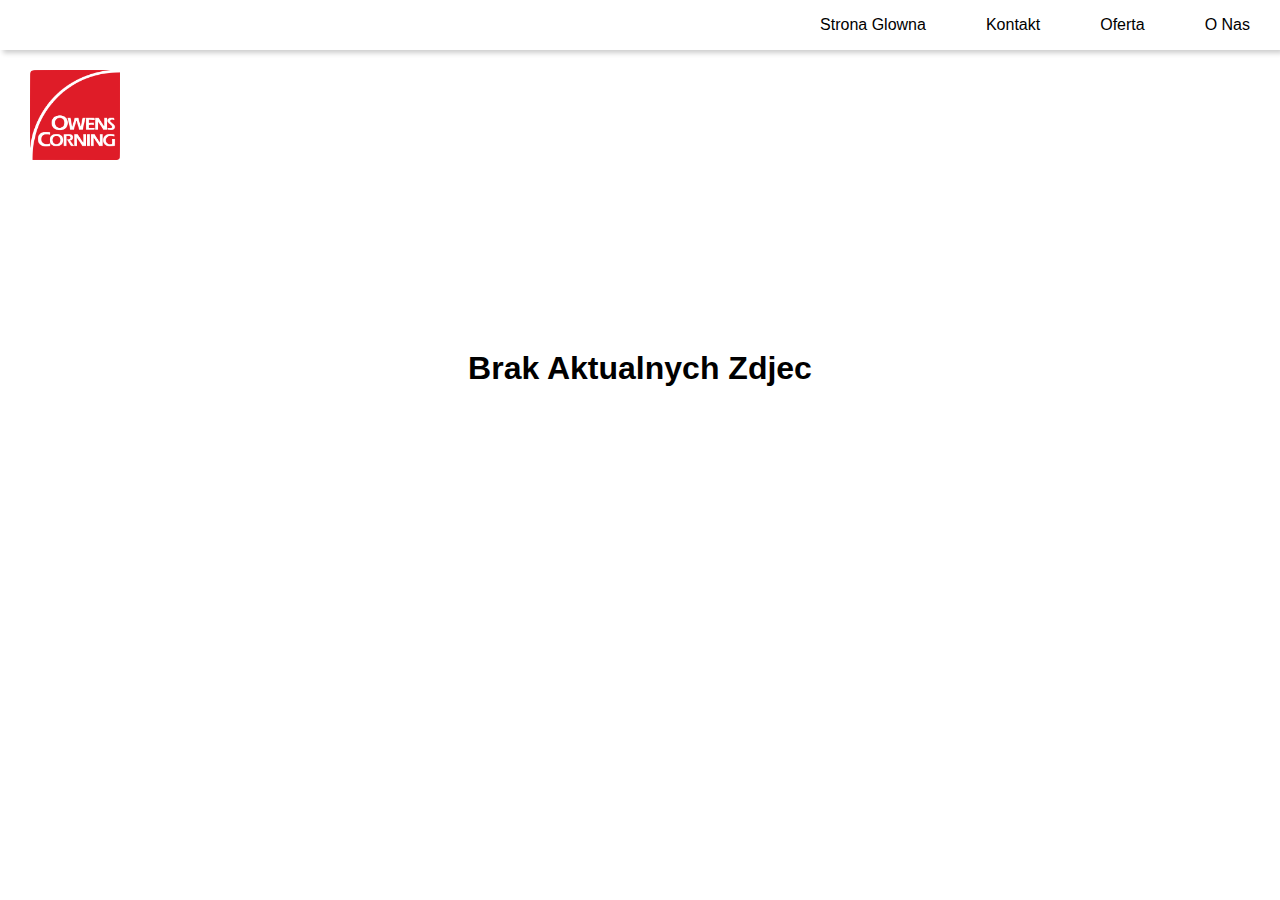
<file: galeria.html>
<!DOCTYPE html>
<html lang="en">
<head>
    <meta charset="UTF-8">
    <meta http-equiv="X-UA-Compatible" content="IE=edge">
    <meta name="viewport" content="width=device-width, initial-scale=1.0">
    <title>Owens Corning Polska</title>
    <link rel="stylesheet" href="galeria.css">
    <link rel="icon" href="logo.png">
</head>
<body>
    <nav>
        <ul class="sidebar">
            <li onclick=hideSidebar()><a href="#"><svg xmlns="http://www.w3.org/2000/svg" height="26" viewBox="0 -960 960 960" width="26"><path d="m256-200-56-56 224-224-224-224 56-56 224 224 224-224 56 56-224 224 224 224-56 56-224-224-224 224Z"/></svg></a></li>
            <li><a href="index.html">Strona glowna</a></li>
            <li><a href="kontakt.html">Kontakt</a></li>
            <li><a href="oferta.html">Oferta</a></li>
            <li><a href="onas.html">O Nas</a></li>
        </ul>
        <ul>
            <img src="logo.png" class="logo">
            <li class="hideOnMobile"><a href="index.html">Strona Glowna</a></li>
            <li class="hideOnMobile"><a href="kontakt.html">Kontakt</a></li>
            <li class="hideOnMobile"><a href="oferta.html">Oferta</a></li>
            <li class="hideOnMobile"><a href="onas.html">O Nas</a></li>
            <li class="menu-button" onclick=showSidebar()><a href="#"><svg xmlns="http://www.w3.org/2000/svg" height="26" viewBox="0 -960 960 960" width="26"><path d="M120-240v-80h720v80H120Zm0-200v-80h720v80H120Zm0-200v-80h720v80H120Z"/></svg></a></li>
        </ul>
    </nav>

      <div class="main">
        <h1>Brak Aktualnych Zdjec</h1>
      </div>

    <script>
        function showSidebar() {
            const sidebar = document.querySelector('.sidebar')
            sidebar.style.display = 'flex'
        }
        function hideSidebar() {
            const sidebar = document.querySelector('.sidebar')
            sidebar.style.display = 'none'
        }
    </script>
</body>
</html>
</file>
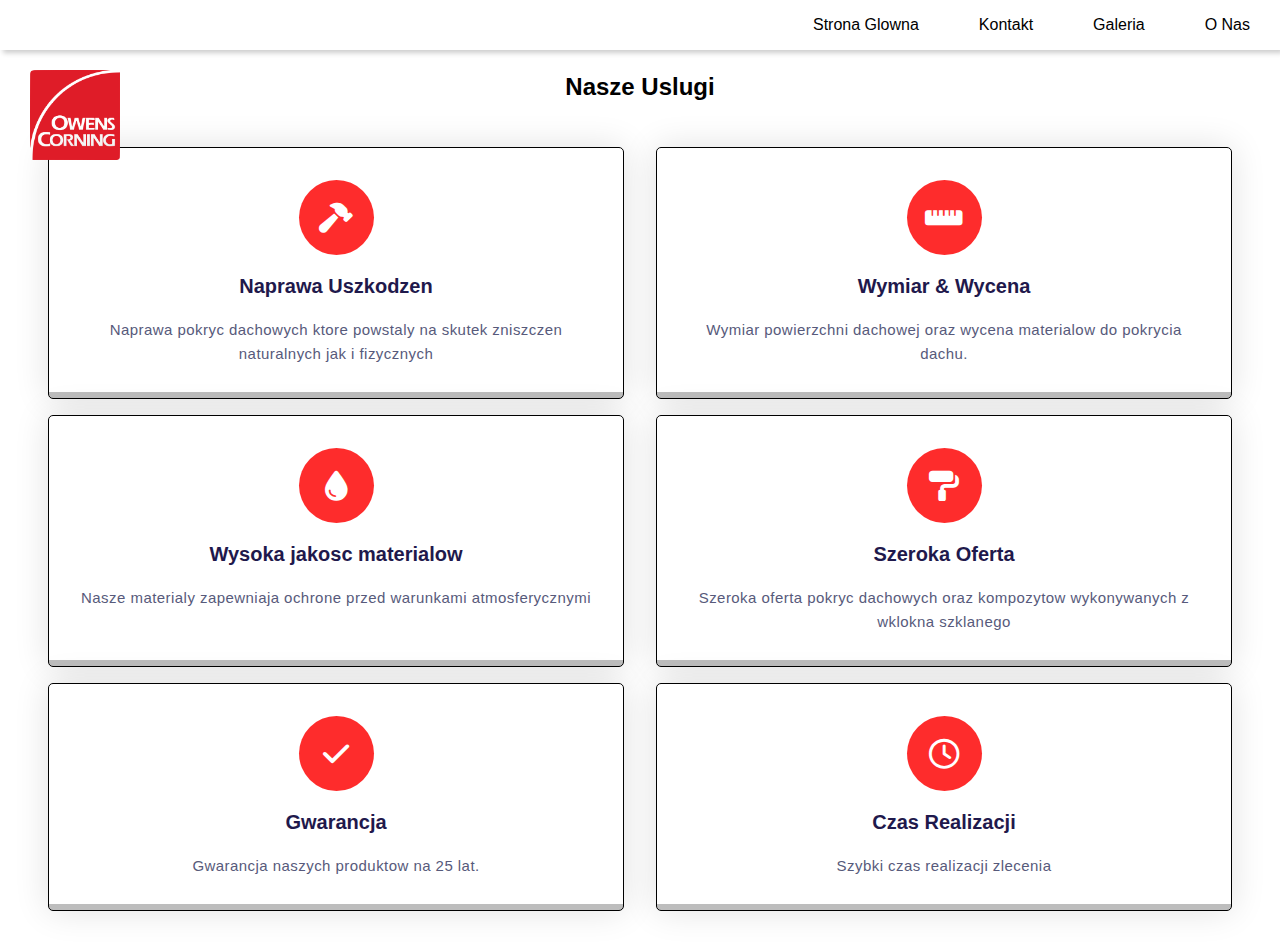
<file: oferta.html>
<!DOCTYPE html>
<html lang="en">
<head>
    <meta charset="UTF-8">
    <meta http-equiv="X-UA-Compatible" content="IE=edge">
    <meta name="viewport" content="width=device-width, initial-scale=1.0">
    <title>Owens Corning Polska</title>
     <link rel="stylesheet" href="oferta.css">
     <link rel="stylesheet" href="https://cdnjs.cloudflare.com/ajax/libs/font-awesome/6.4.2/css/all.min.css">
     <link rel="icon" href="logo.png">
</head>
<body>
    <nav>
        <ul class="sidebar">
            <li onclick=hideSidebar()><a href="#"><svg xmlns="http://www.w3.org/2000/svg" height="26" viewBox="0 -960 960 960" width="26"><path d="m256-200-56-56 224-224-224-224 56-56 224 224 224-224 56 56-224 224 224 224-56 56-224-224-224 224Z"/></svg></a></li>
            <li><a href="index.html">Strona glowna</a></li>
            <li><a href="kontakt.html">Kontakt</a></li>
            <li><a href="Galeria.html">Galeria</a></li>
            <li><a href="onas.html">O Nas</a></li>
        </ul>
        <ul>
            <img src="logo.png" class="logo">
            <li class="hideOnMobile"><a href="index.html">Strona Glowna</a></li>
            <li class="hideOnMobile"><a href="kontakt.html">Kontakt</a></li>
            <li class="hideOnMobile"><a href="Galeria.html">Galeria</a></li>
            <li class="hideOnMobile"><a href="onas.html">O Nas</a></li>
            <li class="menu-button" onclick=showSidebar()><a href="#"><svg xmlns="http://www.w3.org/2000/svg" height="26" viewBox="0 -960 960 960" width="26"><path d="M120-240v-80h720v80H120Zm0-200v-80h720v80H120Zm0-200v-80h720v80H120Z"/></svg></a></li>
        </ul>
    </nav>
   
<section>
    <div class="row">
        <h2 class="section-heading">Nasze Uslugi</h2>
    </div>
    <div class="row">
        <div class="column">
            <div class="card">
                <div class="icon-wrapper">
                    <i class="fa-solid fa-hammer"></i>
                </div>
                <h3>Naprawa Uszkodzen</h3>
                <p>
                    Naprawa pokryc dachowych ktore powstaly na skutek zniszczen naturalnych jak i fizycznych
                </p>
            </div>
        </div>
        <div class="column">
            <div class="card">
                <div class="icon-wrapper">
                    <i class="fa-solid fa-ruler-horizontal"></i>
                </div>
                <h3>Wymiar & Wycena</h3>
                <p>
                    Wymiar powierzchni dachowej oraz wycena materialow do pokrycia dachu.
                </p>
            </div>
        </div>
        <div class="column">
            <div class="card">
                <div class="icon-wrapper">
                    <i class="fa-solid fa-droplet"></i>
                </div>
                <h3>Wysoka jakosc materialow</h3>
                <p>
                    Nasze materialy zapewniaja ochrone przed warunkami atmosferycznymi
                </p>
            </div>
        </div>
        <div class="column">
            <div class="card">
                <div class="icon-wrapper">
                    <i class="fa-solid fa-paint-roller"></i>
                </div>
                <h3>Szeroka Oferta</h3>
                <p>
                    Szeroka oferta pokryc dachowych oraz kompozytow wykonywanych z wklokna szklanego
                </p>
            </div>
        </div>
        <div class="column">
            <div class="card">
                <div class="icon-wrapper">
                    <i class="fa-solid fa-check"></i>
                </div>
                <h3>Gwarancja</h3>
                <p>
                    Gwarancja naszych produktow na 25 lat.
                </p>
            </div>
        </div>
        <div class="column">
            <div class="card">
                <div class="icon-wrapper">
                    <i class="fa-regular fa-clock"></i>
                </div>
                <h3>Czas Realizacji</h3>
                <p>
                    Szybki czas realizacji zlecenia
                </p>
            </div>
        </div>
        
    </div>
</section>

    <script>
        function showSidebar() {
            const sidebar = document.querySelector('.sidebar')
            sidebar.style.display = 'flex'
        }
        function hideSidebar() {
            const sidebar = document.querySelector('.sidebar')
            sidebar.style.display = 'none'
        }
    </script>

  
</body>
</html>
</file>
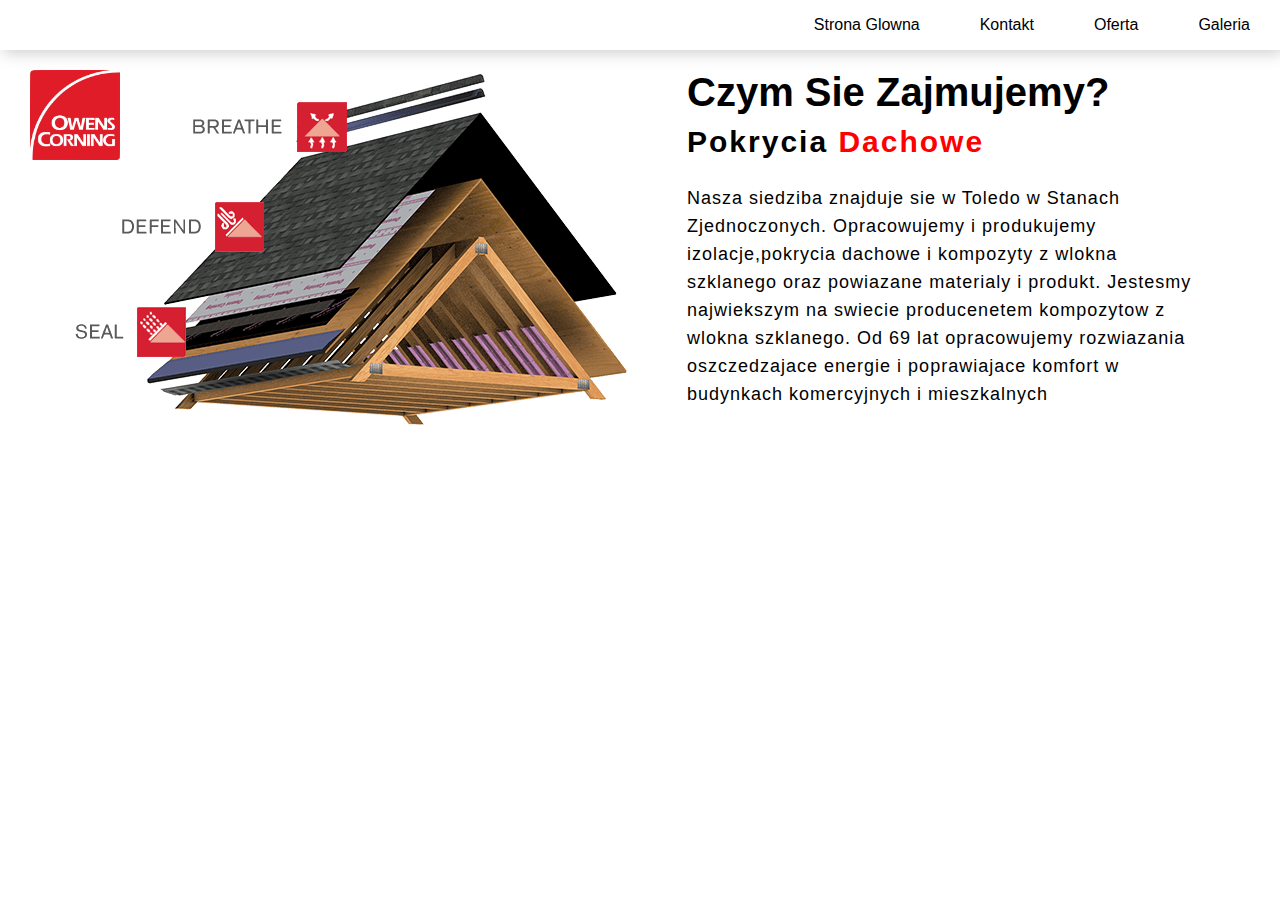
<file: onas.html>
<!DOCTYPE html>
<html lang="en">
<head>
    <meta charset="UTF-8">
    <meta http-equiv="X-UA-Compatible" content="IE=edge">
    <meta name="viewport" content="width=device-width, initial-scale=1.0 user-scalable=no">
    <title>Owens Corning Polska</title>
    <link rel="stylesheet" href="onas.css">
    <link rel="icon" href="logo.png">
</head>
<body>
    
    <nav>
        <ul class="sidebar">
            <li onclick=hideSidebar()><a href="#"><svg xmlns="http://www.w3.org/2000/svg" height="26" viewBox="0 -960 960 960" width="26"><path d="m256-200-56-56 224-224-224-224 56-56 224 224 224-224 56 56-224 224 224 224-56 56-224-224-224 224Z"/></svg></a></li>
            <li><a href="index.html">Strona glowna</a></li>
            <li><a href="kontakt.html">Kontakt</a></li>
            <li><a href="oferta.html">Oferta</a></li>
            <li><a href="galeria.html">Galeria</a></li>
        </ul>
        <ul>
            <img src="logo.png" class="logo">
            <li class="hideOnMobile"><a href="index.html">Strona Glowna</a></li>
            <li class="hideOnMobile"><a href="kontakt.html">Kontakt</a></li>
            <li class="hideOnMobile"><a href="oferta.html">Oferta</a></li>
            <li class="hideOnMobile"><a href="galeria.html">Galeria</a></li>
            <li class="menu-button" onclick=showSidebar()><a href="#"><svg xmlns="http://www.w3.org/2000/svg" height="26" viewBox="0 -960 960 960" width="26"><path d="M120-240v-80h720v80H120Zm0-200v-80h720v80H120Zm0-200v-80h720v80H120Z"/></svg></a></li>
        </ul>
    </nav>

        <div class="main">
            <div class="about-img">
                <img src="onas2.png">
            </div>
            <div class="about-text">
                <h1>Czym sie zajmujemy?</h1>
                <h5>Pokrycia<span> Dachowe</h5>
                <p>Nasza siedziba znajduje sie w Toledo w Stanach Zjednoczonych. Opracowujemy i produkujemy izolacje,pokrycia dachowe i kompozyty z wlokna szklanego oraz powiazane materialy i produkt. Jestesmy najwiekszym na swiecie producenetem kompozytow z wlokna szklanego. Od 69 lat opracowujemy rozwiazania oszczedzajace energie i poprawiajace komfort w budynkach komercyjnych i mieszkalnych</p>
                 <!-- <button type="button">Porozmawiajmy!</button> -->
            </div>
        </div>
    




      
    <script>
        function showSidebar() {
            const sidebar = document.querySelector('.sidebar')
            sidebar.style.display = 'flex'
        }
        function hideSidebar() {
            const sidebar = document.querySelector('.sidebar')
            sidebar.style.display = 'none'
        }
    </script>
</body>
</html>
</file>
<file: galeria.css>
* {
    margin: 0;
    padding: 0;
}

body {
    min-height: 100vh;
    font-family: 'Segoe UI', Tahoma, Geneva, Verdana, sans-serif;
}
nav {
    background-color: white;
    box-shadow: 3px 3px 5px rgba(0, 0, 0, 0.2);
}
nav .logo {
    position: absolute;
    top: 40px;
    left: 0;
    margin: 30px;
    width: 90px;
    
    
}
nav ul {
    width: 100%;
    list-style: none;
    display: flex;
    justify-content: flex-end;
    align-items: center;
}
nav li {
    height: 50px;   
}
nav a {
    height: 100%;
    padding: 0 30px;
    text-decoration: none;
    display: flex;
    align-items: center;
    color: black;
}

nav a:hover {
    background-color: #e0e0e0;
}
nav li:first-child {
    margin-right: auto;
}
.sidebar {
    position: fixed;
    top: 0;
    right: 0;
    height: 100vh;
    width: 250px;
    z-index: 999;
    background-color: rgba(255, 255, 255, 0.2);
    backdrop-filter: blur(10px);
    box-shadow: -10px 0 10px rgba(0, 0, 0, 0.1);
    display: none;
    flex-direction: column;
    align-items: flex-start;
    justify-content: flex-start;
}

.sidebar li {
    width: 100%;
}
.sidebar a {
    width: 100%;
}
.menu-button {
    display: none;
}

.main {
    text-align: center;
    padding-top: 300px;
}
@media(max-width: 800px) {
    .hideOnMobile{
        display: none;
    }
    .menu-button {
        display: block;
    }
}

@media(max-width: 400px) {
    .sidebar {
        width: 100%;
    }
}
</file>
<file: oferta.css>
* {
    margin: 0;
    padding: 0;
    box-sizing: border-box;
    font-family: 'Segoe UI', Tahoma, Geneva, Verdana, sans-serif;
    
}

body {
    min-height: 100vh;
    font-family: 'Segoe UI', Tahoma, Geneva, Verdana, sans-serif;
}
nav {
    background-color: white;
    box-shadow: 3px 3px 5px rgba(0, 0, 0, 0.2);
}
nav .logo {
    position: absolute;
    top: 40px;
    left: 0;
    margin: 30px;
    width: 90px;
    
    
}
nav ul {
    width: 100%;
    list-style: none;
    display: flex;
    justify-content: flex-end;
    align-items: center;
}
nav li {
    height: 50px;   
}
nav a {
    height: 100%;
    padding: 0 30px;
    text-decoration: none;
    display: flex;
    align-items: center;
    color: black;
}

nav a:hover {
    background-color: #e0e0e0;
}
nav li:first-child {
    margin-right: auto;
}
.sidebar {
    position: fixed;
    top: 0;
    right: 0;
    height: 100vh;
    width: 250px;
    z-index: 999;
    background-color: rgba(255, 255, 255, 0.2);
    backdrop-filter: blur(10px);
    box-shadow: -10px 0 10px rgba(0, 0, 0, 0.1);
    display: none;
    flex-direction: column;
    align-items: flex-start;
    justify-content: flex-start;
}

.sidebar li {
    width: 100%;
}
.sidebar a {
    width: 100%;
}
.menu-button {
    display: none;
}


section {
    height: 100vh;
    width: 100%;
    display: grid;
    place-items: center;

}
.row {
    display: flex;
    flex-wrap: wrap;
}
.column {
    width: 100%;
    padding: 0 1em 1em 1em;
    text-align: center;
}
.card {
    border:1px solid black;
    width: 100%;
    height: 100%;
    padding: 2em 1.5em;
    background: linear-gradient(#ffffff 50%, #bdbdbd 50%);
    background-size: 100% 200%;
    background-position: 0 2.5%;
    border-radius: 5px;
    box-shadow: 0 0 35px rgba(0, 0, 0, 0.12);
    cursor: pointer;
    transition: 0.5s;
}
h3 {
    font-size: 20px;
    font-weight: 600;
    color: #1f194c;
    margin: 1em 0;
}
p {
    color: #575a7b;
    font-size: 15px;
    line-height: 1.6;
    letter-spacing: 0.03em;
}
.icon-wrapper {
    background-color: #fe2c2c;
    position: relative;
    margin: auto;
    font-size: 30px;
    height: 2.5em;
    width: 2.5em;
    color: #ffffff;
    border-radius: 50%;
    display: grid;
    place-items: center;
    transition: 0.5s;
}
.card:hover {
    background-position: 0 100%;
}
.card:hover .icon-wrapper {
    background-color: #ffffff;
    color: #fe2c2c;
}
.card:hover h3 {
    color: #ffffff;
}
.card:hover p{
    color: #f0f0f0;
}
@media screen and (min-width: 768px) {
    section {
        padding: 0 2em;
    }
    .column{
        flex: 0 50%;
        max-width: 50%;
    }
    
}
@media screen and(min-width: 992px) {
    section{
        padding: 1em 3em;
    }
    .column {
        flex: 0 0 33.33%;
        max-width: 33.33%;
    }
}


@media(max-width: 800px) {
    .hideOnMobile{
        display: none;
    }
    .menu-button {
        display: block;
    }
    .logo {
        display: none;
    }
}

@media(max-width: 400px) {
    .sidebar {
        width: 100%;
    }
    .logo {
        display: none;
    }
}



/* pomysl zaczerpniety od https://www.youtube.com/watch?v=pGcWY5rQmr4&ab_channel=CodingArtist */
</file>
<file: onas.css>
* {
    margin: 0;
    padding: 0;
}

body {
    min-height: 100vh;
    font-family: 'Segoe UI', Tahoma, Geneva, Verdana, sans-serif;
}
nav {
    background-color: white;
    box-shadow: 3px 3px 15px rgba(0, 0, 0, 0.2);
}
nav .logo {
    position: absolute;
    top: 40px;
    left: 0;
    margin: 30px;
    width: 90px;
    

    
}
nav ul {
    width: 100%;
    list-style: none;
    display: flex;
    justify-content: flex-end;
    align-items: center;
}
nav li {
    height: 50px;   
}
nav a {
    height: 100%;
    padding: 0 30px;
    text-decoration: none;
    display: flex;
    align-items: center;
    color: black;
}

nav a:hover {
    background-color: #e0e0e0;
}
nav li:first-child {
    margin-right: auto;
}
.sidebar {
    position: fixed;
    top: 0;
    right: 0;
    height: 100vh;
    width: 250px;
    z-index: 999;
    background-color: rgba(255, 255, 255, 0.2);
    backdrop-filter: blur(10px);
    box-shadow: -10px 0 10px rgba(0, 0, 0, 0.1);
    display: none;
    flex-direction: column;
    align-items: flex-start;
    justify-content: flex-start;
}

.sidebar li {
    width: 100%;
}
.sidebar a {
    width: 100%;
}
.menu-button {
    display: none;
}


.about {
    width: 100%;
    padding: 78px 0px;
    background-color: #fff;
}

.about img {
    height: auto;
    width: 420px;
}

.about-text {
    width: 550px;
}

.main {
    width: 1130px;
    max-width: 95%;
    margin : 0 auto;
    display: flex;
    align-items: center;
    justify-content: center;
}

.about-text h1 {
    color: black;
    font-size: 40px;
    text-transform: capitalize;
    margin-bottom: 10px;
    margin-top: 20px;
}

.about-text h5 {
    color: black;
    font-size: 30px;
    text-transform: capitalize;
    margin-bottom: 25px;
    letter-spacing: 2px;
}

span {
    color: rgb(255, 0, 0);
}

.about-text p {
    color: black;
    letter-spacing: 1px;
    line-height: 28px;
    font-size: 18px;
    margin-bottom: 45px;
}

/* button {
    background: rgb(255, 0, 0);
    color: rgb(0, 0, 0);
    text-decoration: none;
    border: 2px solid transparent;
    font-weight: bold;
    padding: 13px 30px;
    border-radius: 30px;
}
button:hover {
    background: transparent;
    border: 2px solid rgb(255, 0, 0);;
} */

.about-img {
    padding-right: 60px;
}

@media(max-width: 800px) {
    .hideOnMobile{
        display: none;
    }
    .menu-button {
        display: block;
    }
}

@media(max-width: 400px) {
    .sidebar {
        width: 100%;
    }
}

@media(max-width: 800px) {
    
    .main {
        flex-direction: column; 
    }

    .about {
        padding: 40px 20px;
    }

    .about img {
        width: 100%;
    }

    .about-text {
        width: 100%; 
    }

    .about-text h1 {
        font-size: 30px; 
    }

    .about-text h5 {
        font-size: 20px; 
        margin-bottom: 20px; 
    }

    .about-text p {
        font-size: 16px; 
        line-height: 24px; 
        margin-bottom: 30px; 
    }  
    .logo {
        display: none;
    }
}
</file>
